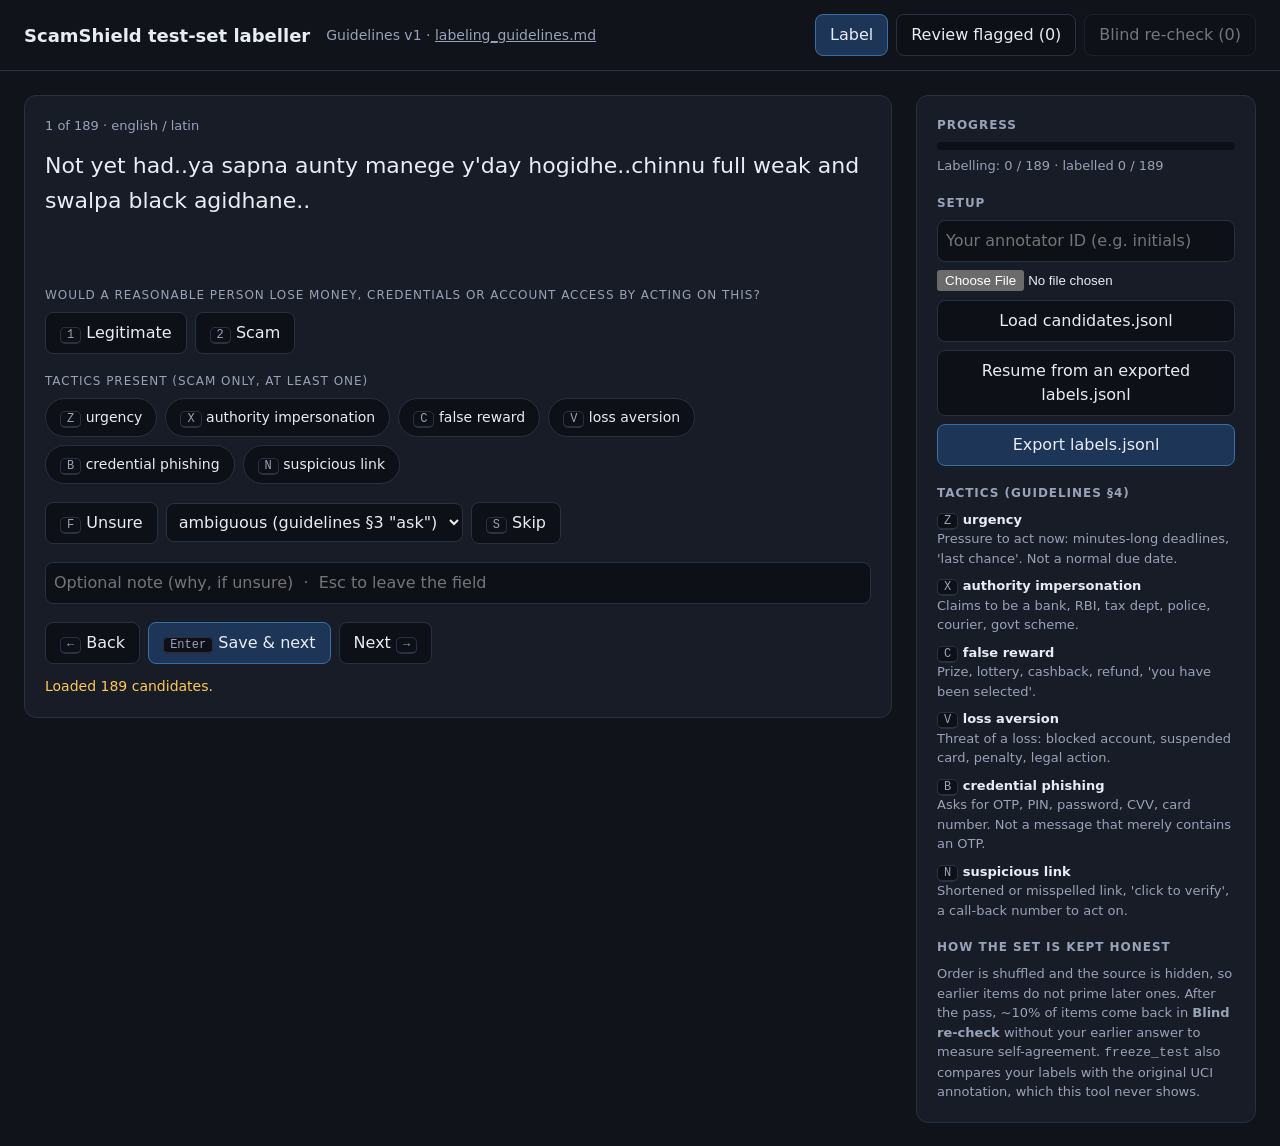
<file: docs/labeling/labeler.html>
<!DOCTYPE html>
<html lang="en">
<head>
<meta charset="utf-8">
<meta name="viewport" content="width=device-width, initial-scale=1">
<title>ScamShield test-set labeller</title>
<style>
  :root { color-scheme: dark; --bg:#10131a; --panel:#181c26; --line:#2a3040; --text:#e8ecf4; --muted:#98a2b8; --ok:#3ddc84; --bad:#ff6b6b; --warn:#ffc857; --sel:#1d3557; --selb:#3a6ea5; }
  * { box-sizing: border-box; }
  body { margin:0; font:16px/1.5 ui-sans-serif,system-ui,-apple-system,"Segoe UI",Roboto,sans-serif; background:var(--bg); color:var(--text); }
  header { padding:14px 24px; border-bottom:1px solid var(--line); display:flex; gap:16px; align-items:center; flex-wrap:wrap; }
  h1 { font-size:18px; margin:0; font-weight:600; }
  .muted { color:var(--muted); font-size:14px; }
  .modes { display:flex; gap:8px; margin-left:auto; flex-wrap:wrap; }
  main { display:grid; grid-template-columns:minmax(0,1fr) 340px; gap:24px; padding:24px; align-items:start; }
  @media (max-width: 960px) { main { grid-template-columns:1fr; } }
  .card { background:var(--panel); border:1px solid var(--line); border-radius:12px; padding:20px; }
  .meta { font-size:13px; color:var(--muted); margin-bottom:12px; }
  .text { font-size:22px; line-height:1.6; white-space:pre-wrap; word-break:break-word; min-height:120px; }
  .group { margin-top:18px; }
  .group > .label { font-size:12px; text-transform:uppercase; letter-spacing:.08em; color:var(--muted); margin-bottom:8px; }
  button { font:inherit; color:var(--text); background:#0d1017; border:1px solid var(--line); border-radius:8px; padding:8px 14px; cursor:pointer; }
  button:focus-visible, select:focus-visible, input:focus-visible { outline:2px solid var(--selb); outline-offset:2px; }
  button.on { background:var(--sel); border-color:var(--selb); }
  button.legit.on { background:#123524; border-color:var(--ok); }
  button.scam.on { background:#3d1418; border-color:var(--bad); }
  button:disabled { opacity:.45; cursor:not-allowed; }
  button.primary { background:var(--sel); border-color:var(--selb); }
  .chips { display:flex; flex-wrap:wrap; gap:8px; }
  .chips button { border-radius:999px; font-size:14px; }
  kbd { background:#0d1017; border:1px solid var(--line); border-bottom-width:2px; border-radius:5px; padding:0 6px; font:12px ui-monospace,SFMono-Regular,Menlo,monospace; color:var(--muted); }
  .row { display:flex; gap:8px; flex-wrap:wrap; align-items:center; }
  select, input[type=text] { background:#0d1017; color:var(--text); border:1px solid var(--line); border-radius:8px; padding:8px; font:inherit; }
  input[type=text] { width:100%; }
  .bar { height:8px; background:#0d1017; border-radius:999px; overflow:hidden; margin:6px 0; }
  .bar > span { display:block; height:100%; background:var(--ok); transition:width .2s; }
  aside h2 { font-size:12px; text-transform:uppercase; letter-spacing:.08em; color:var(--muted); margin:18px 0 8px; }
  aside h2:first-child { margin-top:0; }
  aside dl { margin:0; font-size:13px; }
  aside dt { font-weight:600; margin-top:8px; }
  aside dd { margin:0; color:var(--muted); }
  .note { color:var(--warn); font-size:14px; min-height:21px; margin-top:12px; }
  .status { font-size:13px; color:var(--muted); }
  .stack > * + * { margin-top:8px; }
  .full { width:100%; }
</style>
</head>
<body>
<header>
  <h1>ScamShield test-set labeller</h1>
  <span class="muted">Guidelines v1 · <a href="../labeling_guidelines.md" style="color:var(--muted)">labeling_guidelines.md</a></span>
  <div class="modes">
    <button data-mode="primary" id="m-primary">Label</button>
    <button data-mode="review" id="m-review">Review flagged</button>
    <button data-mode="recheck" id="m-recheck">Blind re-check</button>
  </div>
</header>
<main>
  <section>
    <div class="card">
      <div class="meta" id="meta">&nbsp;</div>
      <div class="text" id="text">Load the candidate pool to begin (right-hand panel).</div>

      <div class="group">
        <div class="label">Would a reasonable person lose money, credentials or account access by acting on this?</div>
        <div class="row">
          <button class="legit" id="b-legit"><kbd>1</kbd> Legitimate</button>
          <button class="scam" id="b-scam"><kbd>2</kbd> Scam</button>
        </div>
      </div>

      <div class="group">
        <div class="label">Tactics present (scam only, at least one)</div>
        <div class="chips" id="tactics"></div>
      </div>

      <div class="group row">
        <button id="b-unsure"><kbd>F</kbd> Unsure</button>
        <select id="skipReason" aria-label="Skip reason">
          <option value="ambiguous">ambiguous (guidelines §3 "ask")</option>
          <option value="garbled">garbled / truncated</option>
          <option value="not_a_message">not a standalone message</option>
          <option value="personal_data">contains personal data</option>
        </select>
        <button id="b-skip"><kbd>S</kbd> Skip</button>
      </div>

      <div class="group">
        <input type="text" id="noteInput" aria-label="Note" placeholder="Optional note (why, if unsure)  ·  Esc to leave the field">
      </div>

      <div class="group row">
        <button id="b-prev"><kbd>←</kbd> Back</button>
        <button class="primary" id="b-save"><kbd>Enter</kbd> Save &amp; next</button>
        <button id="b-next">Next <kbd>→</kbd></button>
      </div>
      <div class="note" id="note" role="status"></div>
    </div>
  </section>

  <aside class="card">
    <h2>Progress</h2>
    <div class="bar"><span id="bar" style="width:0%"></span></div>
    <div class="status" id="count">No pool loaded</div>

    <h2>Setup</h2>
    <div class="stack">
      <input type="text" id="annotator" aria-label="Annotator ID" placeholder="Your annotator ID (e.g. initials)">
      <input type="file" id="file" accept=".jsonl" aria-label="Candidate pool file">
      <button class="full" id="b-load">Load candidates.jsonl</button>
      <button class="full" id="b-import">Resume from an exported labels.jsonl</button>
      <input type="file" id="importFile" accept=".jsonl" hidden>
      <button class="full primary" id="b-export">Export labels.jsonl</button>
      <div class="status" id="saved"></div>
    </div>

    <h2>Tactics (guidelines §4)</h2>
    <dl id="defs"></dl>

    <h2>How the set is kept honest</h2>
    <p class="status" style="margin:0">Order is shuffled and the source is hidden, so earlier items do not prime later ones.
      After the pass, ~10% of items come back in <b>Blind re-check</b> without your earlier answer
      to measure self-agreement. <code>freeze_test</code> also compares your labels with the
      original UCI annotation, which this tool never shows.</p>
  </aside>
</main>
<script>
"use strict";
const GUIDELINES_VERSION = "v1";
const TACTICS = [
  ["urgency", "z", "Pressure to act now: minutes-long deadlines, 'last chance'. Not a normal due date."],
  ["authority_impersonation", "x", "Claims to be a bank, RBI, tax dept, police, courier, govt scheme."],
  ["false_reward", "c", "Prize, lottery, cashback, refund, 'you have been selected'."],
  ["loss_aversion", "v", "Threat of a loss: blocked account, suspended card, penalty, legal action."],
  ["credential_phishing", "b", "Asks for OTP, PIN, password, CVV, card number. Not a message that merely contains an OTP."],
  ["suspicious_link", "n", "Shortened or misspelled link, 'click to verify', a call-back number to act on."],
];
const RECHECK_EVERY = 10;  // ~10% of labelled items come back blind

let pool = [], poolKey = "", mode = "primary", queue = [], index = 0;
let entries = { primary: {}, recheck: {} };
let draft = null, shownAt = 0;

const $ = id => document.getElementById(id);

// FNV-1a: a stable, seedable order that survives reloads without storing it.
function hash(s) { let h = 0x811c9dc5; for (const c of s) { h ^= c.codePointAt(0); h = Math.imul(h, 0x01000193) >>> 0; } return h; }
const byHash = salt => (a, b) => hash(salt + a.id) - hash(salt + b.id);

function persist() {
  try { localStorage.setItem(poolKey, JSON.stringify(entries)); $("saved").textContent = "Autosaved in this browser. Export regularly as a backup."; }
  catch { $("saved").textContent = "Browser storage unavailable: export before closing this tab."; }
}
function restore() {
  try { const raw = localStorage.getItem(poolKey); if (raw) entries = JSON.parse(raw); } catch { /* start fresh */ }
  entries.primary ??= {}; entries.recheck ??= {};
}

function primaryDone() { return pool.length > 0 && pool.every(item => entries.primary[item.id]); }
function recheckItems() {
  return pool.filter(item => { const e = entries.primary[item.id]; return e && !e.skipped && hash("recheck" + item.id) % RECHECK_EVERY === 0; })
             .sort(byHash("recheck-order"));
}
function reviewItems() {
  return pool.filter(item => { const e = entries.primary[item.id]; return e && (e.skipped || e.confidence === "unsure"); });
}

function buildQueue() {
  if (mode === "primary") queue = [...pool].sort(byHash("order"));
  else if (mode === "recheck") queue = recheckItems();
  else queue = reviewItems().sort(byHash("order"));
}

function store() { return entries[mode === "recheck" ? "recheck" : "primary"]; }

function setMode(next) {
  if (next === "recheck" && !primaryDone()) { say("Finish the labelling pass first: the re-check has to be blind to recent answers."); return; }
  mode = next; buildQueue();
  index = Math.max(0, queue.findIndex(item => !store()[item.id]));
  show();
}

function show() {
  const item = queue[index];
  for (const m of ["primary", "review", "recheck"]) $("m-" + m).classList.toggle("on", m === mode);
  $("m-review").textContent = `Review flagged (${reviewItems().length})`;
  $("m-recheck").textContent = `Blind re-check (${recheckItems().length})`;
  $("m-recheck").disabled = !primaryDone();

  const done = queue.filter(q => store()[q.id]).length;
  $("bar").style.width = queue.length ? (100 * done / queue.length) + "%" : "0%";
  $("count").textContent = pool.length
    ? `${mode === "recheck" ? "Re-check" : mode === "review" ? "Review" : "Labelling"}: ${done} / ${queue.length}` +
      ` · labelled ${Object.keys(entries.primary).length} / ${pool.length}`
    : "No pool loaded";

  if (!item) {
    $("text").textContent = pool.length ? (mode === "review" ? "Nothing flagged." : "Nothing to show in this mode.") : "Load the candidate pool to begin (right-hand panel).";
    $("meta").innerHTML = "&nbsp;"; draft = null; renderDraft(); return;
  }
  const saved = store()[item.id];
  draft = saved
    ? { label: saved.label, tactics: new Set(saved.tactics), confidence: saved.confidence, note: saved.note || "", seconds: saved.seconds || 0 }
    : { label: null, tactics: new Set(), confidence: "sure", note: "", seconds: 0 };
  shownAt = performance.now();
  // Blind by design: no source, no hint label, no model score.  Language and
  // script are shown because they decide which cell the row fills.
  $("meta").textContent = `${index + 1} of ${queue.length} · ${item.language} / ${item.script}` + (saved ? (saved.skipped ? ` · skipped (${saved.skip_reason})` : " · saved") : "");
  $("text").textContent = item.text;
  renderDraft();
}

function renderDraft() {
  const d = draft || { label: null, tactics: new Set(), confidence: "sure", note: "" };
  $("b-legit").classList.toggle("on", d.label === "legit");
  $("b-scam").classList.toggle("on", d.label === "scam");
  $("b-unsure").classList.toggle("on", d.confidence === "unsure");
  $("tactics").innerHTML = "";
  for (const [name, key, help] of TACTICS) {
    const b = document.createElement("button");
    b.className = d.tactics.has(name) ? "on" : "";
    b.title = help;
    b.innerHTML = `<kbd>${key.toUpperCase()}</kbd> ${name.replace(/_/g, " ")}`;
    b.onclick = () => toggleTactic(name);
    $("tactics").appendChild(b);
  }
  if (document.activeElement !== $("noteInput")) $("noteInput").value = d.note;
}

function say(msg) { $("note").textContent = msg; }

function setLabel(label) { if (!draft) return; draft.label = label; if (label === "legit") draft.tactics.clear(); say(""); renderDraft(); }
function toggleTactic(name) {
  if (!draft) return;
  draft.tactics.has(name) ? draft.tactics.delete(name) : draft.tactics.add(name);
  if (draft.tactics.size) draft.label = "scam";
  renderDraft();
}

function record(extra) {
  const item = queue[index];
  const annotator = $("annotator").value.trim();
  if (!annotator) { say("Enter your annotator ID first (right-hand panel)."); $("annotator").focus(); return; }
  try { localStorage.setItem("scamshield-annotator", annotator); } catch { /* optional */ }
  store()[item.id] = {
    id: item.id, text: item.text, language: item.language, script: item.script,
    pass: mode === "recheck" ? "recheck" : "primary",
    label: null, skipped: false, skip_reason: null, tactics: [],
    confidence: draft.confidence, note: $("noteInput").value.trim(),
    annotator, guidelines_version: GUIDELINES_VERSION,
    labelled_at: new Date().toISOString(),
    seconds: Math.round((draft.seconds + (performance.now() - shownAt) / 1000) * 10) / 10,
    ...extra,
  };
  persist(); say(""); advance();
}

function save() {
  if (!draft) return;
  if (!draft.label) { say("Choose Legitimate (1) or Scam (2)."); return; }
  if (draft.label === "scam" && !draft.tactics.size) { say("A scam needs at least one tactic (Z X C V B N). If none fits, it is probably not a scam, or skip it."); return; }
  record({ label: draft.label, tactics: draft.label === "scam" ? [...draft.tactics] : [] });
}
function skip() { if (draft) record({ skipped: true, skip_reason: $("skipReason").value }); }

function advance() {
  if (mode === "review") { buildQueue(); index = Math.min(index, Math.max(0, queue.length - 1)); show(); return; }
  const next = queue.findIndex((item, i) => i > index && !store()[item.id]);
  index = next === -1 ? Math.min(index + 1, queue.length - 1) : next;
  show();
  if (mode === "primary" && primaryDone()) say("Labelling pass complete. Review flagged items, then run the blind re-check.");
  if (mode === "recheck" && queue.every(item => entries.recheck[item.id])) say("Re-check complete. Export labels.jsonl.");
}
function go(step) { index = Math.min(queue.length - 1, Math.max(0, index + step)); say(""); show(); }

function parseJsonl(text) { return text.split("\n").filter(line => line.trim()).map(line => JSON.parse(line)); }

function loadPool(rows) {
  const bad = rows.filter(r => !r.id || typeof r.text !== "string");
  if (bad.length) { say(`${bad.length} rows have no id or text; is this candidates.jsonl?`); return; }
  pool = rows;
  poolKey = "scamshield-labels:" + rows.length + ":" + hash(rows.map(r => r.id).join("|"));
  entries = { primary: {}, recheck: {} }; restore();
  setMode("primary"); say(`Loaded ${rows.length} candidates.`);
}

function importLabels(rows) {
  if (!pool.length) { say("Load the candidate pool first, then resume from labels."); return; }
  const ids = new Set(pool.map(r => r.id)); let n = 0;
  for (const r of rows) { if (!ids.has(r.id)) continue; entries[r.pass === "recheck" ? "recheck" : "primary"][r.id] = r; n++; }
  persist(); setMode("primary"); say(`Resumed ${n} labels.`);
}

function exportLabels() {
  const rows = [...Object.values(entries.primary), ...Object.values(entries.recheck)];
  if (!rows.length) { say("Nothing to export yet."); return; }
  const blob = new Blob([rows.map(r => JSON.stringify(r)).join("\n") + "\n"], { type: "application/x-ndjson" });
  const link = document.createElement("a");
  link.href = URL.createObjectURL(blob); link.download = "labels.jsonl"; link.click();
  say(`Exported ${rows.length} rows. Move the file to data/test_candidates/labels.jsonl.`);
}

function readFile(input, then) {
  const file = input.files[0];
  if (!file) { say("Pick a file first."); return; }
  const reader = new FileReader();
  reader.onload = () => { try { then(parseJsonl(reader.result)); } catch (e) { say("Could not parse the file: " + e.message); } };
  reader.readAsText(file);
}

$("defs").innerHTML = TACTICS.map(([n, k, h]) => `<dt><kbd>${k.toUpperCase()}</kbd> ${n.replace(/_/g, " ")}</dt><dd>${h}</dd>`).join("");
try { $("annotator").value = localStorage.getItem("scamshield-annotator") || ""; } catch { /* optional */ }
$("b-load").onclick = () => readFile($("file"), loadPool);
$("b-import").onclick = () => $("importFile").click();
$("importFile").onchange = () => readFile($("importFile"), importLabels);
$("b-export").onclick = exportLabels;
$("b-legit").onclick = () => setLabel("legit");
$("b-scam").onclick = () => setLabel("scam");
$("b-unsure").onclick = () => { if (draft) { draft.confidence = draft.confidence === "unsure" ? "sure" : "unsure"; renderDraft(); } };
$("b-skip").onclick = skip;
$("b-save").onclick = save;
$("b-prev").onclick = () => go(-1);
$("b-next").onclick = () => go(1);
for (const m of ["primary", "review", "recheck"]) $("m-" + m).onclick = () => setMode(m);
window.addEventListener("beforeunload", e => { if (pool.length && Object.keys(entries.primary).length) e.preventDefault(); });

// Served over http (python -m http.server from the repo root): load the pool automatically.
if (location.protocol.startsWith("http")) {
  fetch("../../data/test_candidates/candidates.jsonl").then(r => r.ok ? r.text() : Promise.reject())
    .then(text => loadPool(parseJsonl(text))).catch(() => {});
}

document.addEventListener("keydown", event => {
  const tag = event.target.tagName;
  if (tag === "INPUT" || tag === "SELECT" || tag === "TEXTAREA") {
    if (event.key === "Escape") event.target.blur();
    if (event.key === "Enter" && event.target.id === "noteInput") { event.preventDefault(); event.target.blur(); save(); }
    return;
  }
  if (event.metaKey || event.ctrlKey || event.altKey) return;
  const key = event.key.toLowerCase();
  const tactic = TACTICS.find(([, k]) => k === key);
  if (key === "1") setLabel("legit");
  else if (key === "2") setLabel("scam");
  else if (tactic) toggleTactic(tactic[0]);
  else if (key === "f") $("b-unsure").click();
  else if (key === "s") skip();
  else if (key === "enter") { event.preventDefault(); save(); }
  else if (key === "arrowright") go(1);
  else if (key === "arrowleft") go(-1);
});
</script>
</body>
</html>
</file>
